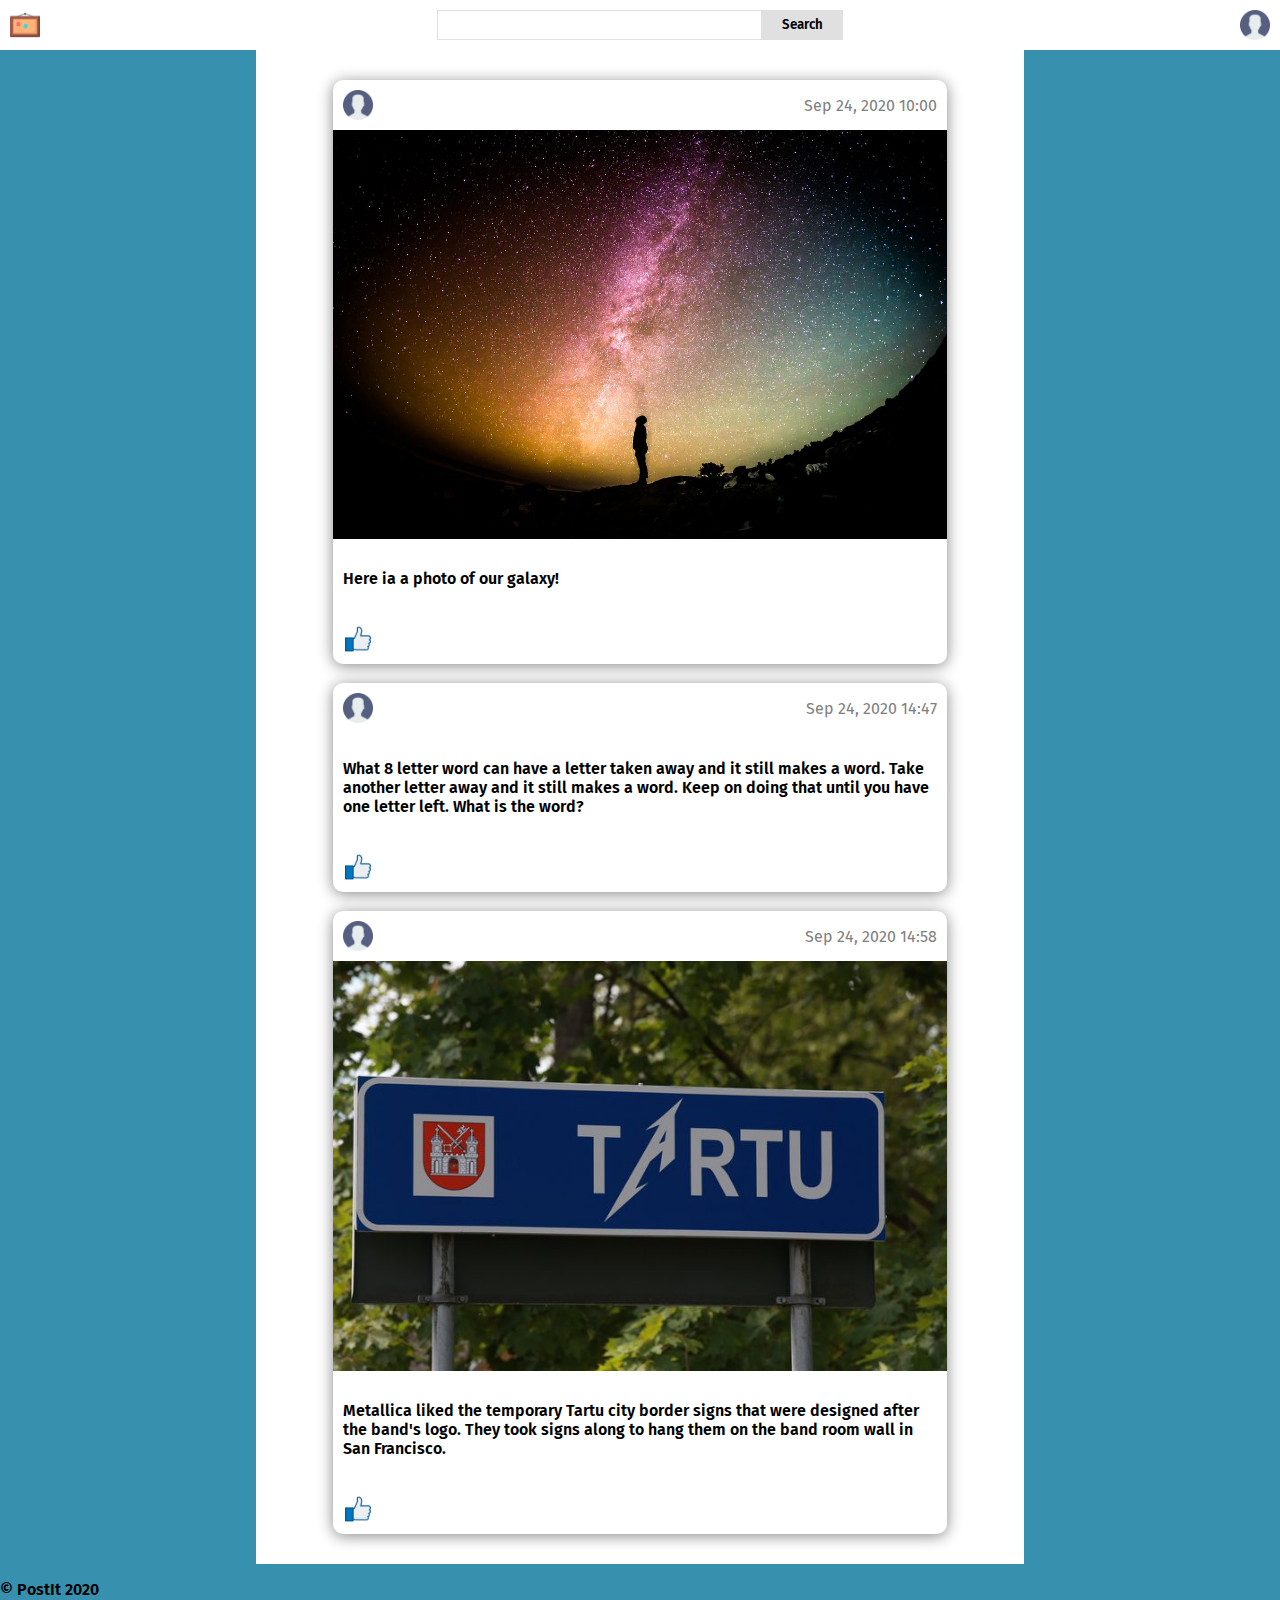
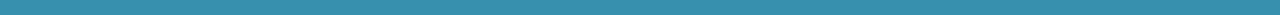
<file: index.html>
<!DOCTYPE html>
<html lang="en">
<head>
    <meta charset="UTF-8">
    <title>PostIt</title>
    <link rel="stylesheet" href="res/css/style.css">
    <meta name="viewport" content="width=device-width, initial-scale=1.0">
    <link href="https://fonts.googleapis.com/css2?family=Fira+Sans:ital,wght@0,100;0,200;0,300;0,400;0,500;0,600;0,700;0,800;0,900;1,100;1,200;1,300;1,400;1,500;1,600;1,700;1,800;1,900&display=swap" rel="stylesheet">
</head>

<body>

<header>
    <nav>
        <div>
            <img src="res/images/icons/cork-board-small.png" alt="PostIt">
        </div>
        <div class="search-container">
            <input type="text"><button>Search</button>
        </div>
        <div id="user-container">
            <img src="res/images/icons/blank-user.png" alt="User icon">
        </div>
    </nav>
</header>

<section>
        <ul>
            <li>
                <header>
                  <div class = "postsection-user">
                      <img src="res/images/icons/blank-user.png" alt="User icon">
                  </div>
                  <div class = "postsection-date">
                      <p class = "date-text">Sep 24, 2020 10:00</p>
                  </div>
                </header>
                    <img src="res/images/pictures/milky-way.jpg" alt="Milky way">
                    <div class = "postsection-text">
                      <p class = "post-text">Here ia a photo of our galaxy!</p>
                    </div>
                <footer>
                  <input type="image" src="res/images/icons/thumb-up.png" onclick="location.href='index.html';" value="refresh"/>
                </footer>
            </li>
            <br>
            <li>
              <header>
                <div class = "postsection-user">
                    <img src="res/images/icons/blank-user.png" alt="User icon">
                </div>
                <div class = "postsection-date">
                    <p class = "date-text">Sep 24, 2020 14:47</p>
                </div>
              </header>
                <div class = "postsection-text">
                  <p class = "post-text">What 8 letter word can have a letter taken away and it still makes a word. Take another letter away and it still makes a word. Keep on doing that until you have one letter left. What is the word?</p>
                </div>
                <footer>
                  <input type="image" src="res/images/icons/thumb-up.png" onclick="location.href='index.html';" value="refresh"/>
                </footer>
            </li>
            <br>
            <li>
              <header>
                <div class = "postsection-user">
                    <img src="res/images/icons/blank-user.png" alt="User icon">
                </div>
                <div class = "postsection-date">
                    <p class = "date-text">Sep 24, 2020 14:58</p>
                </div>
              </header>
                    <img src="res/images/pictures/tartu.jpg" alt="Metallica in Tartu">
                    <div class = "postsection-text">
                      <p class = "post-text">Metallica liked the temporary Tartu city border signs that were designed after the band's logo. They took signs along to hang them on the band room wall in San Francisco.</p>
                    </div>
              <footer>
                <input type="image" src="res/images/icons/thumb-up.png" onclick="location.href='index.html';" value="refresh"/>
              </footer>
            </li>
        </ul>
</section>


<footer>
    <p>&copy; PostIt 2020</p>
</footer>
</body>
</html>
</file>
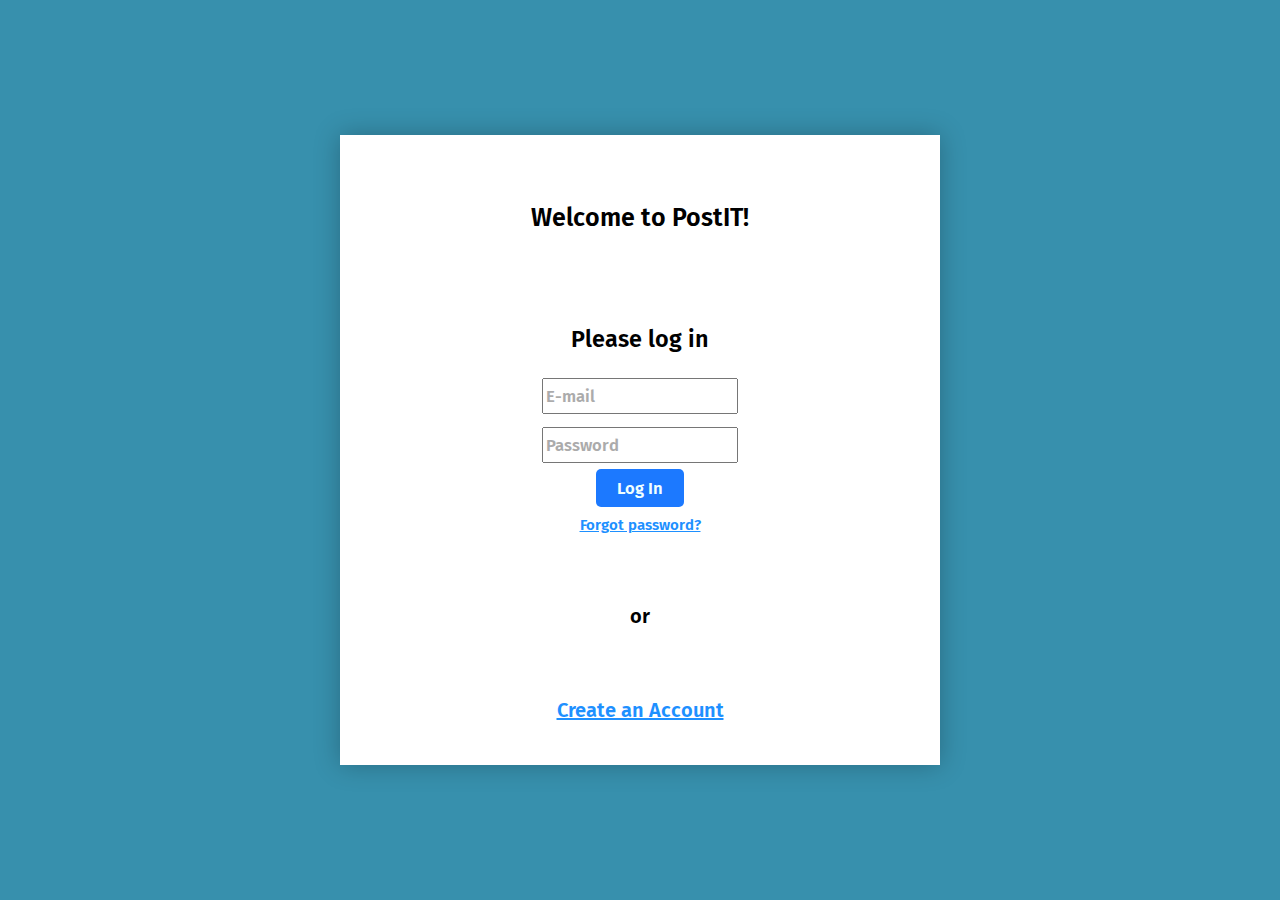
<file: login.html>
<!DOCTYPE html>
<html lang="en">
<head>
    <meta charset="UTF-8">
    <title>Welcome to PostIt Please Log In</title>
    <link rel="stylesheet" href="res/css/style.css">
    <meta name="viewport" content="width=device-width, initial-scale=1.0">
    <link href="https://fonts.googleapis.com/css2?family=Fira+Sans:ital,wght@0,100;0,200;0,300;0,400;0,500;0,600;0,700;0,800;0,900;1,100;1,200;1,300;1,400;1,500;1,600;1,700;1,800;1,900&display=swap" rel="stylesheet">
</head>

<body>
<div class="center-container">
    <div class="login-container">
        <h2>Welcome to PostIT!</h2>
        <form action="index.html">
            <h3>Please log in</h3>
            <input type=text placeholder="E-mail"><br>
            <input type=password placeholder="Password"><br>
            <button type="submit">Log In</button><br>
            <a href="url">Forgot password?</a>
        </form>
        <h4>or</h4>
        <a href="url">Create an Account</a>
    </div>
</div>
</body>
</html>
</file>
<file: res/css/style.css>
* {
    font-family: 'Fira Sans', sans-serif;
    font-weight: 600;
}

html, body {
    margin: 0;
    padding: 0;
    background-color: #3790ad;
}

nav {
    display: flex;
    background-color: #ffffff;
    align-items: center;
    justify-content: flex-start;
}

nav div{
    height: 30px;
    flex-grow: 1;
    flex-basis: 0;
    padding: 10px;
}

nav div img {
    height: 100%;
}

.search-container > input {
    box-sizing: border-box;
    height: 30px;
    width: 80%;
    margin: 0;
    padding: 5px;
    border: 1px solid #e0e0e0;
}

.search-container > button {
    box-sizing: border-box;
    height: 30px;
    width: 20%;
    margin: 0;
    padding: 5px;
    border: 1px solid #e0e0e0;
    cursor: pointer;
    background-color: #e0e0e0;
}

#user-container {
  display: flex;
  justify-content: flex-end;
}

section {
    display: flex;
    justify-content: center;
    background-color: #ffffff;
    width: 60%;
    margin: 0px auto;
}

section ul {
  display: inline-block;
  border-radius: 15px;
    width: 80%;
    margin: 30px;
    padding: 0px;
    background-color: #ffffff;
}

section ul li {
    box-shadow: 0px 2px 15px #888888;
    border-radius: 10px;
    background-color: #ffffff;
    list-style: none;
}

section ul li img{
  width: 100%;
}


section ul li header {
    display: flex;
    align-items: center;
    justify-content: flex-start;
}

section ul li header div {
    height: 30px;
    flex-grow: 1;
    flex-basis: 0;
    padding: 10px;
}

section ul li header div img {
  height: 30px;
  width: 30px;
}

.postsection-user {
  display: flex;
  align-items: center;
  justify-content: flex-start;
}

section ul li footer {
    height: 30px;
    flex-grow: 1;
    flex-basis: 0;
    padding: 10px;
}

section ul li footer > input {
    box-sizing: border-box;
    height: 100%;
    margin: 0;
}

section ul li footer input:hover{
    box-shadow: 0px 2px 15px #888888;
    text-decoration: none;
}

.postsection-date {
  display: flex;
  align-items: center;
  justify-content: flex-end;
}

.date-text {
  color: grey;
  font-weight: lighter;
}

.postsection-text {
  padding: 10px;
}

/*-----------------------------------------------------*/

.center-container{
    display: flex;
    align-items: center;
    justify-content: center;
    width: 100vw;
    height: 100vh;
}

div.login-container{
    display: flex;
    justify-content: space-evenly;
    flex-direction: column;
    text-align: center;

    width: 70vmin;
    max-width: 600px;
    min-width: 300px;
    height: 38vmax;
    min-height: 70%;
    background-color: #ffffff;
    box-shadow: 0 0 24px 0 rgba(0,0,0,0.25);
}

div.login-container > * {
    zoom: 1.25;
}

div.login-container h3 {
    margin-bottom: 15px;
}

input::placeholder{
    opacity: 0.6;
}

input {
    margin: 5px;
    padding: 2px;
}

.login-container h2 {
    font-size: 20px;
    margin: 20px;
    alignment: center;
}

input[type=password] ~ button {
    background-color: #1c79ff;
    color: azure;
    width: 70px;
    height: 30px;
    border-style: hidden;
    border-radius: 4px;
    margin-bottom: 3px;
}

input[type=password] ~  button:hover {
    background-color: #1964d0;
}

.login-container a {
    color: dodgerblue;
}
.login-container input {
    width: 150px;
    height: 22px;
}

button[type=submit] + br + a {
    font-size: 12px;
}
</file>
